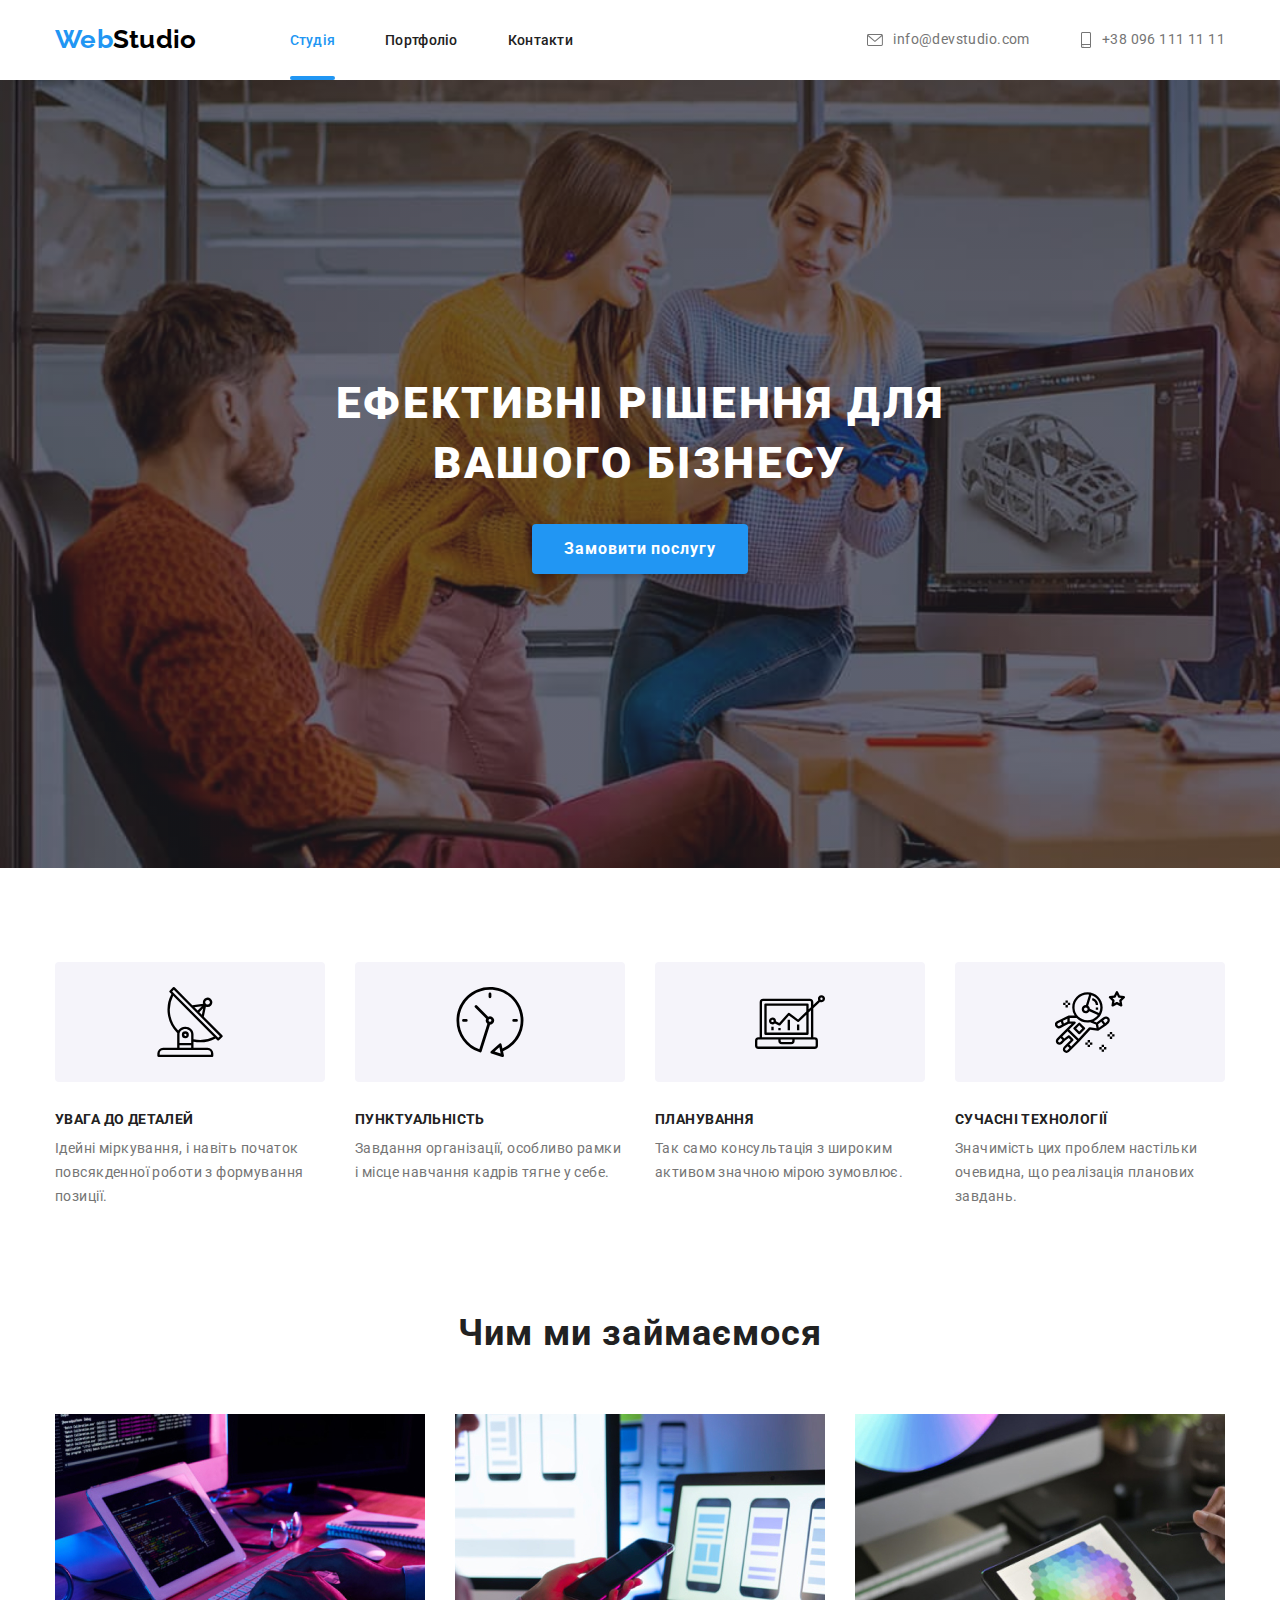
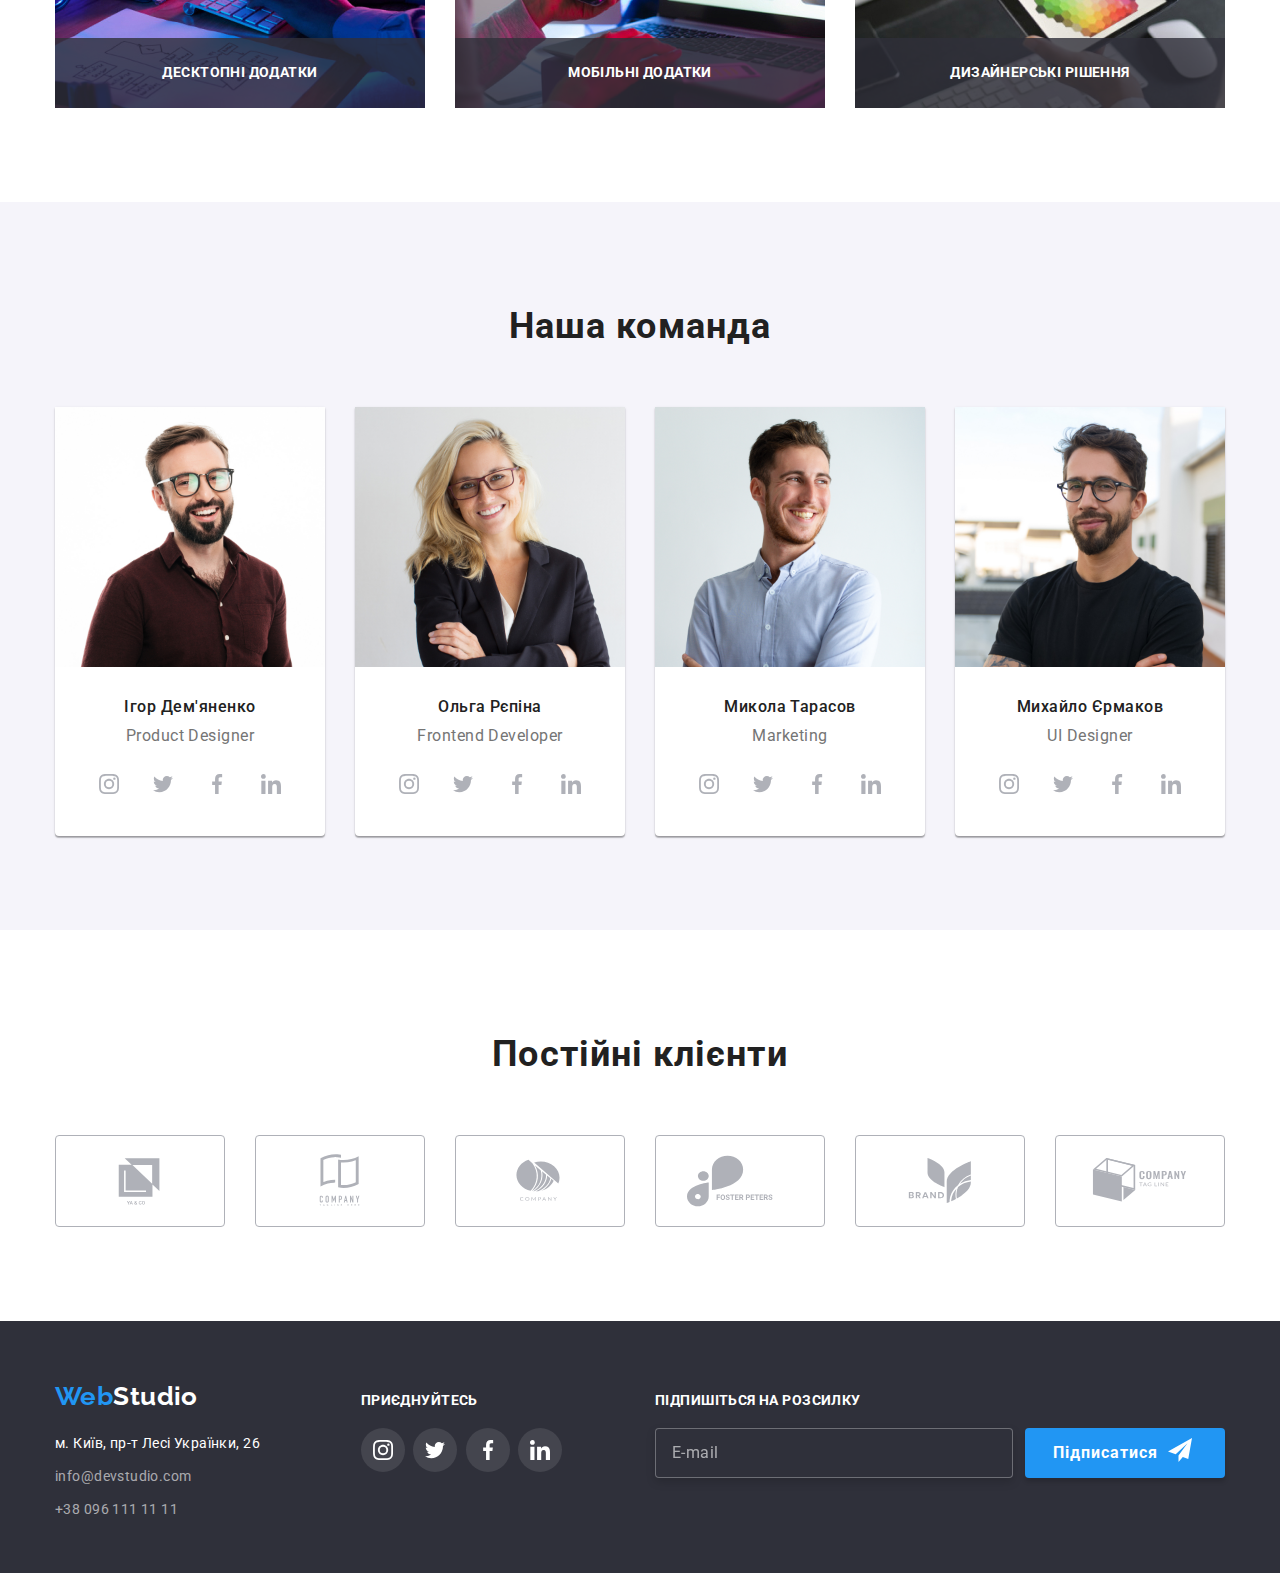
<file: index.html>
<!DOCTYPE html>
<html lang="uk">
  <head>
    <meta charset="UTF-8" />
    <meta http-equiv="X-UA-Compatible" content="IE=edge" />
    <meta name="viewport" content="width=device-width, initial-scale=1.0" />
    <link rel="stylesheet" href="https://cdnjs.cloudflare.com/ajax/libs/modern-normalize/1.0.0/modern-normalize.min.css"/>
    <link rel="stylesheet"href="https://cdnjs.cloudflare.com/ajax/libs/animate.css/4.1.1/animate.min.css"/>
    <link rel="stylesheet" href="./css/style.css">
    <link rel="preconnect" href="https://fonts.googleapis.com">
<link rel="preconnect" href="https://fonts.gstatic.com" crossorigin>
<link href="https://fonts.googleapis.com/css2?family=Raleway:wght@700&family=Roboto:wght@400;500;700;900&display=swap" rel="stylesheet">
    <title>Web Studio</title>
  </head>
  <body class="preload">
    <header>
      <div class="container">
        <nav class="header-nav">
          <a href="./index.html" class="logo link">Web<span class="logo-accent">Studio</span></a>
          <ul class="navigation">
            <li class="link"><a href="./index.html" class="header-link link current">Студія</a></li>
            <li class="link"><a href="./portfolio.html" class="header-link link">Портфоліо</a></li>
            <li class="link"><a href="" class="header-link link">Контакти</a></li>
          </ul>
        </nav>
        <div class="contact">
          <a href="mailto:info@devstudio.com" class="contact-link header-link">
            <svg class="contact-icon" width="16" height="12">
              <use href="./images/icons.svg#icon-envelope"></use>
            </svg>
            info@devstudio.com</a>
          <a href="tel:+380961111111" class="contact-link header-link">
            <svg class="contact-icon" width="12" height="16">
              <use href="./images/icons.svg#icon-smartphone"></use>
            </svg>
            +38 096 111 11 11</a>
        </div>
      </div>
    </header>
    <main>
      
      <!--Hero section-->
      <section class="hero-section">
        <div class="hero container">
          <h1>Ефективні рішення для вашого бізнесу</h1>
          <button type="button" class="main-button" data-modal-open>Замовити послугу</button>
        </div>
      </section>
      
      <!--About section-->
      <section>
        <div class="container">
          <ul>
            <div class="about-container">
              <li class="about">
                <div class="icon-about">
                  <svg class="antenna-icon" width="70" height="70">     
                      <use href="./images/icons.svg#icon-antenna"></use>
                  </svg>
                </div>
                <h3>УВАГА ДО ДЕТАЛЕЙ</h3>
                <p>
                  Ідейні міркування, і навіть початок повсякденної роботи з
                  формування позиції.
                </p>
              </li>
              <li class="about">
                <div class="icon-about">
                  <svg width="70" height="70">
                      <use href="./images/icons.svg#icon-clock"></use>
                  </svg>
                </div>
                <h3>ПУНКТУАЛЬНІСТЬ</h3>
                <p>
                  Завдання організації, особливо рамки і місце навчання кадрів тягне
                  у себе.
                </p>
              </li>
              <li class="about">
                <div class="icon-about">
                  <svg width="70" height="70">
                      <use href="./images/icons.svg#icon-diagram"></use>
                  </svg>
                </div>
                <h3>ПЛАНУВАННЯ</h3>
                <p>
                  Так само консультація з широким активом значною мірою зумовлює.
                </p>
              </li>
              <li class="about">
                <div class="icon-about">
                  <svg width="70" height="70">
                      <use href="./images/icons.svg#icon-astronaut"></use>
                  </svg>
                </div>
                <h3>СУЧАСНІ ТЕХНОЛОГІЇ</h3>
                <p>
                  Значимість цих проблем настільки очевидна, що реалізація планових
                  завдань.
                </p>
              </li>
            </div>
          </ul>
          <div class="about-boxes">
            <h1 class="invisible">Про нас</h1>
            <h2>Чим ми займаємося</h2>
            <ul>
              <div class="box-items">
                <li class="item">
                  <img src="./images/box1.jpg" alt="людина пише код" width="370" />
                  <div class="box-item-desc">
                    <h3>Десктопні додатки</h3>
                  </div>
                </li>
                <li class="item">
                  <img src="./images/box2.jpg" alt="людина обирає макет" width="370"/>
                  <div class="box-item-desc">
                    <h3>Мобільні додатки</h3>
                  </div>
                </li>
                <li class="item">
                  <img src="./images/box3.jpg" alt="людина обирає колір" width="370"/>
                  <div class="box-item-desc">
                    <h3>Дизайнерські рішення</h3>
                  </div>
                </li>
              </div>
            </ul>
          </div>
        </div>
      </section>

      <!--Our team section-->
      <section class="our-team">
        <div class="container">
          
            <h2>Наша команда</h2>
            <ul>
              <div class="team">
                <li class="team-item">
                  <img src="./images/ihor.jpg" alt="фото Ігор Дем'яненко" width="270" />
                  <h3>Ігор Дем'яненко</h3>
                  <p>Product Designer</p>
                  <ul class="social-icon-team">
                    <li>
                      <a class="soicial-icon-link" href="https://instagram.com/">
                        <div>
                          <svg class="icon-team" width="20" height="20">
                            <use href="./images/icons.svg#icon-instagram-team"></use>
                          </svg>
                        </div>
                      </a>
                    </li>
                    <li>
                      <a class="soicial-icon-link" href="https://twitter.com">
                        <svg class="icon-team" width="20" height="20">
                          <use href="./images/icons.svg#icon-twitter-team"></use>
                        </svg>
                      </a>
                    </li>
                    <li>
                      <a class="soicial-icon-link" href="https://facebook.com">
                        <svg class="icon-team" width="20" height="20">
                          <use href="./images/icons.svg#icon-facebook-team"></use>
                        </svg>
                      </a>
                    </li>
                    <li>
                      <a class="soicial-icon-link" href="https://linkedin.com">
                        <svg class="icon-team" width="20" height="20">
                          <use href="./images/icons.svg#icon-linkedin-team"></use>
                        </svg>
                      </a>
                    </li>
                  </ul>
                </li>
                <li class="team-item">
                  <img src="./images/olha.jpg" alt="фото Ольга Рєпіна" width="270" />
                  <h3>Ольга Рєпіна</h3>
                  <p>Frontend Developer</p>
                  <ul class="social-icon-team">
                    <li>
                      <a class="soicial-icon-link" href="https://instagram.com/">
                        <div>
                          <svg class="icon-team" width="20" height="20">
                            <use href="./images/icons.svg#icon-instagram-team"></use>
                          </svg>
                        </div>
                      </a>
                    </li>
                    <li>
                      <a class="soicial-icon-link" href="https://twitter.com">
                        <svg class="icon-team" width="20" height="20">
                          <use href="./images/icons.svg#icon-twitter-team"></use>
                        </svg>
                      </a>
                    </li>
                    <li>
                      <a class="soicial-icon-link" href="https://facebook.com">
                        <svg class="icon-team" width="20" height="20">
                          <use href="./images/icons.svg#icon-facebook-team"></use>
                        </svg>
                      </a>
                    </li>
                    <li>
                      <a class="soicial-icon-link" href="https://linkedin.com">
                        <svg class="icon-team" width="20" height="20">
                          <use href="./images/icons.svg#icon-linkedin-team"></use>
                        </svg>
                      </a>
                    </li>
                  </ul>
                </li>
                <li class="team-item">
                  <img src="./images/mykola.jpg" alt="фото Микола Тарасов" width="270" />
                  <h3>Микола Тарасов</h3>
                  <p>Marketing</p>
                  <ul class="social-icon-team">
                    <li>
                      <a class="soicial-icon-link" href="https://instagram.com/">
                        <div>
                          <svg class="icon-team" width="20" height="20">
                            <use href="./images/icons.svg#icon-instagram-team"></use>
                          </svg>
                        </div>
                      </a>
                    </li>
                    <li>
                      <a class="soicial-icon-link" href="https://twitter.com">
                        <svg class="icon-team" width="20" height="20">
                          <use href="./images/icons.svg#icon-twitter-team"></use>
                        </svg>
                      </a>
                    </li>
                    <li>
                      <a class="soicial-icon-link" href="https://facebook.com">
                        <svg class="icon-team" width="20" height="20">
                          <use href="./images/icons.svg#icon-facebook-team"></use>
                        </svg>
                      </a>
                    </li>
                    <li>
                      <a class="soicial-icon-link" href="https://linkedin.com">
                        <svg class="icon-team" width="20" height="20">
                          <use href="./images/icons.svg#icon-linkedin-team"></use>
                        </svg>
                      </a>
                    </li>
                  </ul>
                </li>
                <li class="team-item">
                  <img src="./images/mykhailo.jpg" alt="фото Михайло Єрмаков" width="270" />
                  <h3>Михайло Єрмаков</h3>
                  <p>UI Designer</p>
                  <ul class="social-icon-team">
                    <li>
                      <a class="soicial-icon-link" href="https://instagram.com/">
                        <div>
                          <svg class="icon-team" width="20" height="20">
                            <use href="./images/icons.svg#icon-instagram-team"></use>
                          </svg>
                        </div>
                      </a>
                    </li>
                    <li>
                      <a class="soicial-icon-link" href="https://twitter.com">
                        <svg class="icon-team" width="20" height="20">
                          <use href="./images/icons.svg#icon-twitter-team"></use>
                        </svg>
                      </a>
                    </li>
                    <li>
                      <a class="soicial-icon-link" href="https://facebook.com">
                        <svg class="icon-team" width="20" height="20">
                          <use href="./images/icons.svg#icon-facebook-team"></use>
                        </svg>
                      </a>
                    </li>
                    <li>
                      <a class="soicial-icon-link" href="https://linkedin.com">
                        <svg class="icon-team" width="20" height="20">
                          <use href="./images/icons.svg#icon-linkedin-team"></use>
                        </svg>
                      </a>
                    </li>
                  </ul>
                </li>
              </div>  
            </ul>
        </div>
      </section>


      <!--Our clients section-->
      <section class="container">
        <h2>Постійні клієнти</h2>
        <ul class="client-card-list">
          <li class="client-card">
            <a class="client-card-item" href="">
              <svg class="icon-client" width="170" height="92">
                <use href="./images/icons.svg#icon-logo1"></use>
              </svg>
            </a>
          </li>
            <li class="client-card">
            <a class="client-card-item"href="">
              <svg class="icon-client" width="170" height="92">
                <use href="./images/icons.svg#icon-logo2"></use>
              </svg>
            </a>
          </li>
            <li class="client-card">
            <a class="client-card-item"href="">
              <svg class="icon-client" width="170" height="92">
                <use href="./images/icons.svg#icon-logo3"></use>
              </svg>
            </a>
          </li>
            <li class="client-card">
            <a class="client-card-item"href="">
              <svg class="icon-client" width="170" height="92">
                <use href="./images/icons.svg#icon-logo4"></use>
              </svg>
            </a>
          </li>
            <li class="client-card">
              <a class="client-card-item"href="">
                <svg class="icon-client" width="170" height="92">
                  <use href="./images/icons.svg#icon-logo5"></use>
                </svg>
            </a>
          </li>
            <li class="client-card">
            <a class="client-card-item"href="">
              <svg class="icon-client" width="170" height="92">
                <use href="./images/icons.svg#icon-logo6"></use>
              </svg>
            </a>
          </li>
        </ul>
      </section>
    </main>
    <footer>
      <div class="container">
        <div class="footer-flex-wrap">
          <div class="footer-wrap">
            <a href="./index.html" class="logo link footer-logo">Web<span class="logo-accent-white">Studio</span></a>
            <address class="address">м. Київ, пр-т Лесі Українки, 26</address>
            <a href="mailto:info@devstudio.com" class="item footer-contacts header-link">info@devstudio.com</a>
            <a href="tel:+380961111111" class="footer-contacts header-link">+38 096 111 11 11</a>
          </div>
          <div class="social-footer">
            <h3>приєднуйтесь</h3>
            <ul class="social-footer-list">
              <li class="footer-list-item">
                <a class="footer-icon-link" href="https://instagram.com/">
                    <svg class="icon-footer" width="20" height="20">
                      <use href="./images/icons.svg#icon-instagram-team"></use>
                    </svg>
                </a>
              </li>
              <li class="footer-list-item">
                <a class="footer-icon-link" href="https://twitter.com">
                  <svg class="icon-footer" width="20" height="20">
                    <use href="./images/icons.svg#icon-twitter-team"></use>
                  </svg>
                </a>
              </li>
              <li class="footer-list-item">
                <a class="footer-icon-link" href="https://facebook.com">
                  <svg class="icon-footer" width="20" height="20">
                    <use href="./images/icons.svg#icon-facebook-team"></use>
                  </svg>
                </a>
              </li>
              <li class="footer-list-item">
                <a class="footer-icon-link" href="https://linkedin.com">
                  <svg class="icon-footer" width="20" height="20">
                    <use href="./images/icons.svg#icon-linkedin-team"></use>
                  </svg>
                </a>
              </li>
            </ul>
          </div>
          <div class="follow">
            <p>Підпишіться на розсилку</p>
            <div class="follow-wrap">
              <label class="follow-input">
                <input type="email" name="email" placeholder="E-mail" autocomplete="off">
              </label>
              <button type="submit" class="follow-btn">
                Підписатися
                <svg class="icon-send" width="18" height="18">
                  <use href="./images/icons.svg#icon-send"></use>
                </svg>
              </button>
            </div>
            
          </div>
        </div>
      </div>
    </footer>

    <!-- MODAL -->
    <div class="backdrop is-hidden" data-modal>
      <div class="modal">
        <button class="close-btn" data-modal-close>
          <svg class="icon-close" width="18" height="18">
            <use href="./images/icons.svg#icon-close"></use>
          </svg>
        </button>
        <form name="modal-form" class="modal-form" autocomplete="off">
          <h2>Залиште свої дані, ми вам передзвонимо</h2>
          <label class="modal-element">
            Ім'я
            <input class="modal-input" type="text" name="name">
            <svg class="icon-modal" width="18" height="18">
              <use href="./images/icons.svg#icon-person"></use>
            </svg>
          </label>
          <label class="modal-element">
            Телефон
            <input class="modal-input"  type="tel" name="phone">
            <svg class="icon-modal" width="18" height="18">
              <use href="./images/icons.svg#icon-phone"></use>
            </svg>
          </label>
          <label class="modal-element">
            Пошта
            <input class="modal-input"  type="email" name="email">
            <svg class="icon-modal" width="18" height="18">
              <use href="./images/icons.svg#icon-email"></use>
            </svg>
          </label>
          <label class="modal-textarea">
            Коментар
            <textarea class="modal-textarea-input" name="comment" rows="5" placeholder="Введіть текст"></textarea>
          </label>
          <label class="modal-checkbox">
            <input class="checkbox-input" type="checkbox" name="privacy">
            <span class="checkbox-icon"></span>
            Погоджуюся з розсилкою та приймаю<a href="">Умови договору</a>
          </label>
          <button class="modal-submit" type="submit">
            Відправити
          </button>
        </form>






      </div>
    </div>
    <script src="./js/modal.js"></script>
    <!-- <script> src="./js/preload.js"</script> -->
  </body>
</html>
</file>
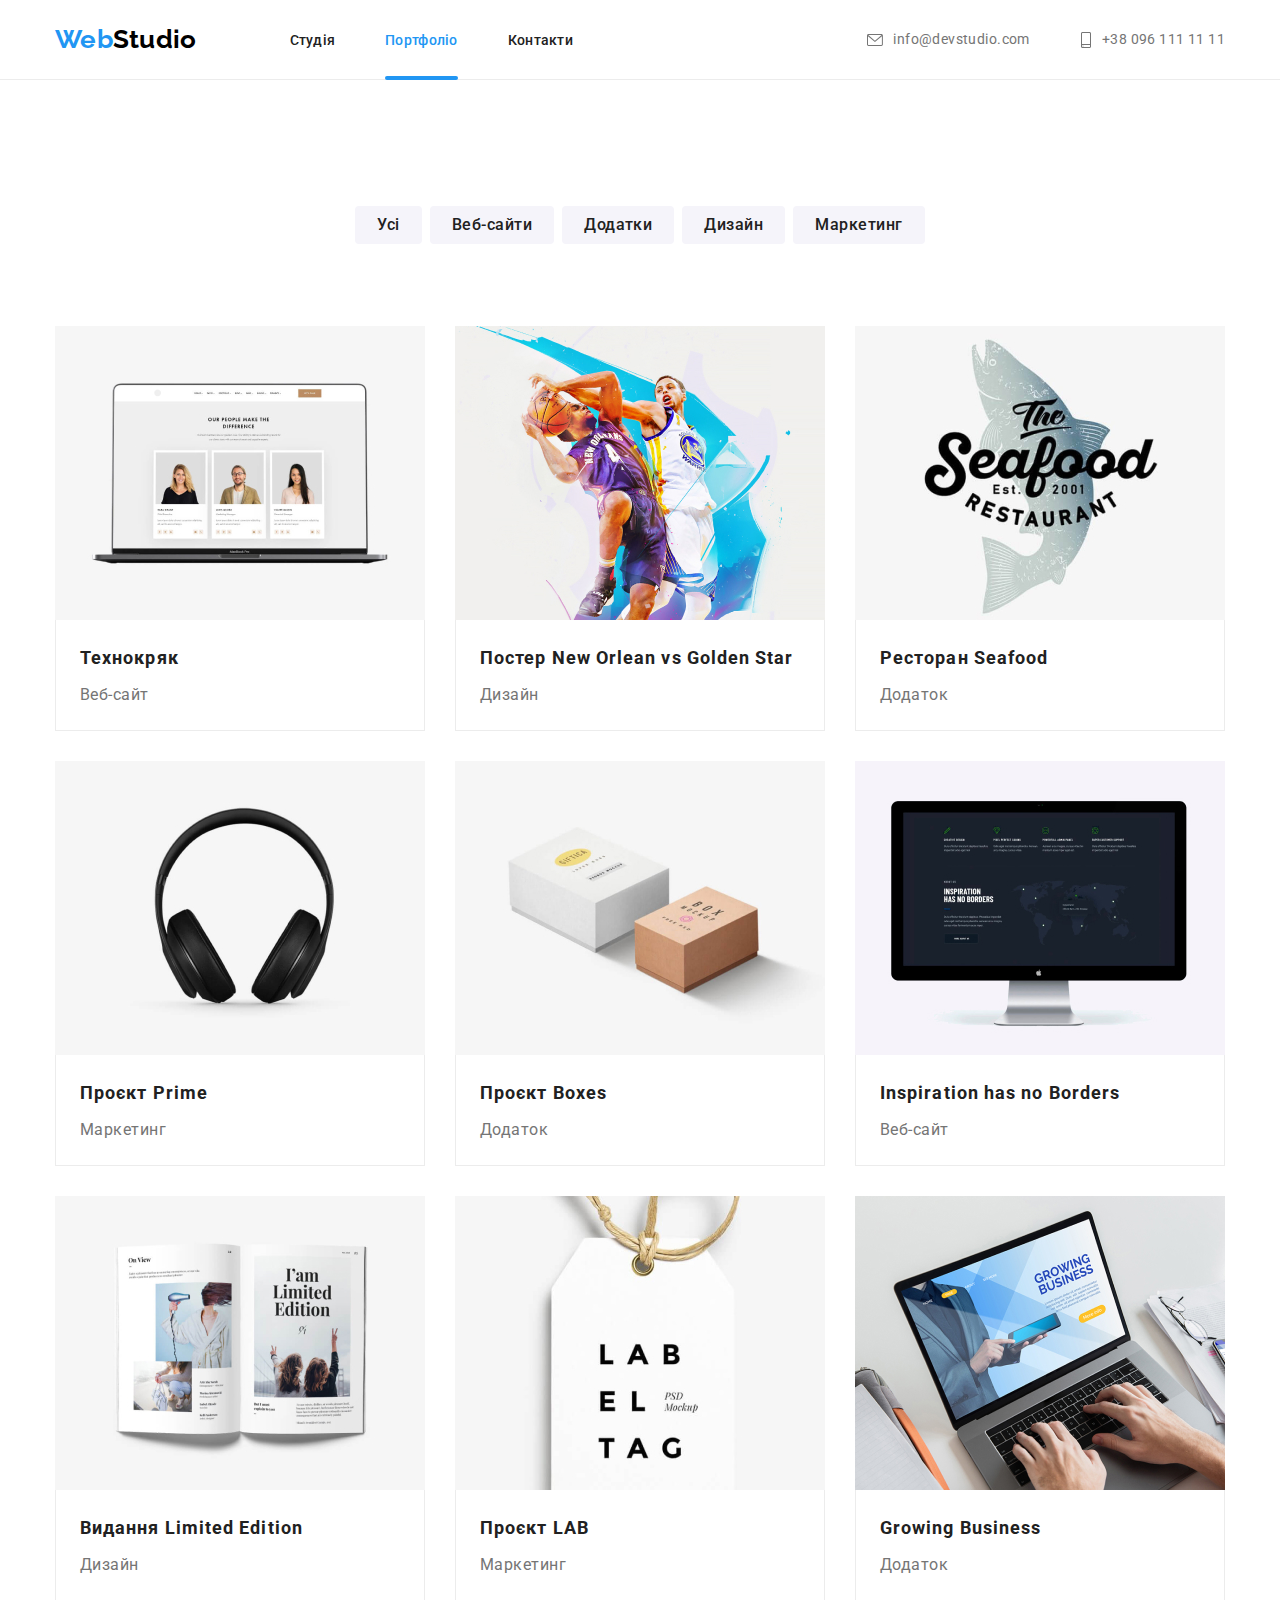
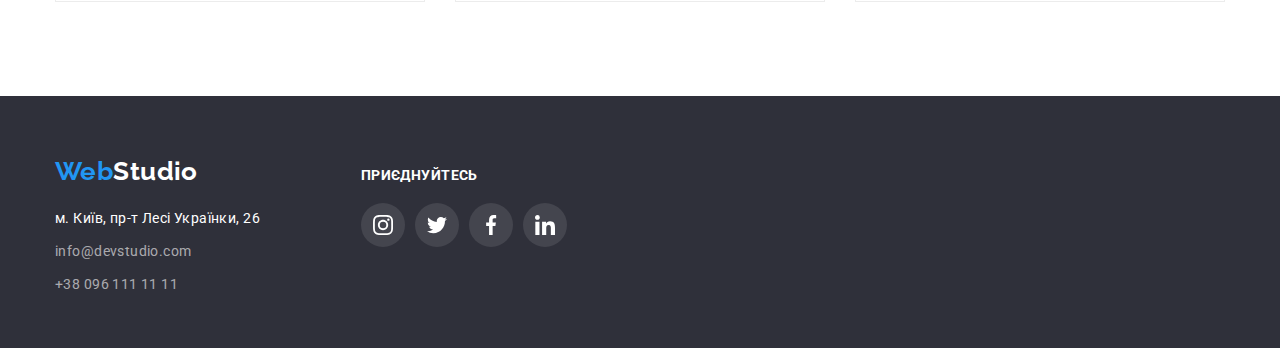
<file: portfolio.html>
<!DOCTYPE html>
<html lang="uk">
  <head>
    <meta charset="UTF-8" />
    <meta http-equiv="X-UA-Compatible" content="IE=edge" />
    <meta name="viewport" content="width=device-width, initial-scale=1.0" />
    <link rel="stylesheet" href="https://cdnjs.cloudflare.com/ajax/libs/modern-normalize/1.0.0/modern-normalize.min.css"/>
    <link rel="stylesheet"href="https://cdnjs.cloudflare.com/ajax/libs/animate.css/4.1.1/animate.min.css"/>
    <link rel="stylesheet" href="./css/style.css">
    <link rel="preconnect" href="https://fonts.googleapis.com">
<link rel="preconnect" href="https://fonts.gstatic.com" crossorigin>
<link href="https://fonts.googleapis.com/css2?family=Raleway:wght@700&family=Roboto:wght@400;500;700;900&display=swap" rel="stylesheet">
    <title>Web Studio</title>
  </head>
  <body>
    <header class="portf-header">
      <div class="container">
        <nav class="header-nav">
          <a href="./index.html" class="logo link">Web<span class="logo-accent">Studio</span></a>
          <ul class="navigation">
            <li class="link"><a href="./index.html" class="header-link link">Студія</a></li>
            <li class="link"><a href="./portfolio.html" class="header-link link current">Портфоліо</a></li>
            <li class="link"><a href="" class="header-link link">Контакти</a></li>
          </ul>
        </nav>
        <div class="contact">
          <a href="mailto:info@devstudio.com" class="contact-link header-link">
            <svg class="contact-icon" width="16" height="12">
              <use href="./images/icons.svg#icon-envelope"></use>
            </svg>
            info@devstudio.com</a>
          <a href="tel:+380961111111" class="contact-link header-link">
            <svg class="contact-icon" width="12" height="16">
              <use href="./images/icons.svg#icon-smartphone"></use>
            </svg>
            +38 096 111 11 11</a>
        </div>
      </div>
    </header>
    <main>
      <section>
        <div class="container">
          <h1 hidden>Портфоліо</h1>
          <ul>
            <div class="filter-nav animate__animated animate__slideInDown">
              <li class="link"><button type="button" class="filter-button">Усі</button></li>
              <li class="link"><button type="button" class="filter-button">Веб-сайти</button></li>
              <li class="link"><button type="button" class="filter-button">Додатки</button></li>
              <li class="link"><button type="button" class="filter-button">Дизайн</button></li>
              <li class="link"><button type="button" class="filter-button">Маркетинг</button></li>
            </div>
          </ul>
         
          <ul>
            <div class="portfolio-cards animate__animated animate__zoomIn">
              <li class="card item">
                <a href="" class="link">
                  <div>
                    <div class="card-hover">
                      <img src="./images/portfolio/tehnokryak.jpg" alt="Технокряк">
                      <div class="card-hover-text">
                        <p>Ресурс пропонує комплексні пропозиції з різним рівнем функціоналу та сервісів. Все це дозволить відвідувачу отримати вичерпні відомості про компанію чи приватну особу.</p>
                      </div>
                    </div>
                    <div class="card-border">
                      <h2>Технокряк</h2>
                      <p>Веб-сайт</p>
                    </div>
                </div>
                </a>
              </li>
              <li class="card item">
                <a href="" class="link">
                  <div>
                    <div class="card-hover">
                      <img src="./images/portfolio/poster.jpg" alt="Постер New Orlean vs Golden Star" width="370px">
                      <div class="card-hover-text">
                        <p>Ресурс пропонує комплексні пропозиції з різним рівнем функціоналу та сервісів. Все це дозволить відвідувачу отримати вичерпні відомості про компанію чи приватну особу.</p>
                      </div>
                    </div>
                    <div class="card-border">
                      <h2>Постер New Orlean vs Golden Star</h2>
                      <p>Дизайн</p>
                    </div>
                  </div>
                </a>
              </li>
              <li class="card item">
                <a href="" class="link">
                  <div>
                    <div class="card-hover">
                      <img src="./images/portfolio/restoran.jpg" alt="Ресторан Seafood" width="370px">
                      <div class="card-hover-text">
                        <p>Ресурс пропонує комплексні пропозиції з різним рівнем функціоналу та сервісів. Все це дозволить відвідувачу отримати вичерпні відомості про компанію чи приватну особу.</p>
                      </div>
                    </div>
                    <div class="card-border">
                      <h2>Ресторан Seafood</h2>
                      <p>Додаток</p>
                    </div>
                    
                  </div>
                </a>
              </li>
              <li class="card item">
                <a href="" class="link">
                  <div>
                    <div class="card-hover">
                      <img src="./images/portfolio/project-prime.jpg" alt="Проєкт Prime" width="370px">
                      <div class="card-hover-text">
                        <p>Ресурс пропонує комплексні пропозиції з різним рівнем функціоналу та сервісів. Все це дозволить відвідувачу отримати вичерпні відомості про компанію чи приватну особу.</p>
                      </div>
                    </div>
                    <div class="card-border">
                      <h2>Проєкт Prime</h2>
                      <p>Маркетинг</p>
                    </div>
                  </div>
                </a>
              </li>
              <li class="card item">
                <a href="" class="link">
                  <div>
                    <div class="card-hover">
                      <img src="./images/portfolio/project-boxes.jpg" alt="Проєкт Boxes" width="370px">
                      <div class="card-hover-text">
                        <p>Ресурс пропонує комплексні пропозиції з різним рівнем функціоналу та сервісів. Все це дозволить відвідувачу отримати вичерпні відомості про компанію чи приватну особу.</p>
                      </div>
                    </div>
                    <div class="card-border">
                      <h2>Проєкт Boxes</h2>
                      <p>Додаток</p>
                    </div>
                  </div>
                </a>
              </li>
              <li class="card item">
                <a href="" class="link">
                  <div>
                    <div class="card-hover">
                      <img src="./images/portfolio/inspiration.jpg" alt="Inspiration has no Borders" width="370px">
                      <div class="card-hover-text">
                        <p>Ресурс пропонує комплексні пропозиції з різним рівнем функціоналу та сервісів. Все це дозволить відвідувачу отримати вичерпні відомості про компанію чи приватну особу.</p>
                      </div>
                    </div>
                    <div class="card-border">
                      <h2>Inspiration has no Borders</h2>
                      <p>Веб-сайт</p>
                    </div>
                  </div>
                </a>
              </li>
              <li class="card item">
                <a href="" class="link">
                  <div>
                    <div class="card-hover">
                      <img src="./images/portfolio/vydannia.jpg" alt="Видання Limited Edition" width="370px">
                      <div class="card-hover-text">
                        <p>Ресурс пропонує комплексні пропозиції з різним рівнем функціоналу та сервісів. Все це дозволить відвідувачу отримати вичерпні відомості про компанію чи приватну особу.</p>
                      </div>
                    </div>
                    <div class="card-border">
                      <h2>Видання Limited Edition</h2>
                      <p>Дизайн</p>
                    </div>
                  </div>
                </a>
              </li>
              <li class="card item">
                <a href="" class="link">
                  <div>
                    <div class="card-hover">
                      <img src="./images/portfolio/project-lab.jpg" alt="Проєкт LAB" width="370px">
                      <div class="card-hover-text">
                        <p>Ресурс пропонує комплексні пропозиції з різним рівнем функціоналу та сервісів. Все це дозволить відвідувачу отримати вичерпні відомості про компанію чи приватну особу.</p>
                      </div>
                    </div>
                    <div class="card-border">
                      <h2>Проєкт LAB</h2>
                      <p>Маркетинг</p>
                    </div>
                  </div>
                </a>
              </li>
              <li class="card item">
                <a href="" class="link">
                  <div>
                    <div class="card-hover">
                      <img src="./images/portfolio/growing-business.jpg" alt="Growing Business" width="370px">
                      <div class="card-hover-text">
                        <p>Ресурс пропонує комплексні пропозиції з різним рівнем функціоналу та сервісів. Все це дозволить відвідувачу отримати вичерпні відомості про компанію чи приватну особу.</p>
                      </div>
                    </div>
                    <div class="card-border">
                      <h2>Growing Business</h2>
                      <p>Додаток</p>
                    </div>
                  </div>
                </a>
              </li>
            </div>
          </ul>
        </div>
    </section>
    </main>
    <footer>
      <div class="container">
        <div class="footer-flex-wrap">
          <div class="footer-wrap">
            <a href="./index.html" class="logo link footer-logo">Web<span class="logo-accent-white">Studio</span></a>
            <address class="address">м. Київ, пр-т Лесі Українки, 26</address>
            <a href="mailto:info@devstudio.com" class="item footer-contacts header-link">info@devstudio.com</a>
            <a href="tel:+380961111111" class="footer-contacts header-link">+38 096 111 11 11</a>
          </div>
          <div class="social-footer">
            <h3>приєднуйтесь</h3>
            <ul class="social-footer-list">
              <li class="footer-list-item">
                <a class="footer-icon-link" href="https://instagram.com/">
                    <svg class="icon-footer" width="20" height="20">
                      <use href="./images/icons.svg#icon-instagram-team"></use>
                    </svg>
                </a>
              </li>
              <li class="footer-list-item">
                <a class="footer-icon-link" href="https://twitter.com">
                  <svg class="icon-footer" width="20" height="20">
                    <use href="./images/icons.svg#icon-twitter-team"></use>
                  </svg>
                </a>
              </li>
              <li class="footer-list-item">
                <a class="footer-icon-link" href="https://facebook.com">
                  <svg class="icon-footer" width="20" height="20">
                    <use href="./images/icons.svg#icon-facebook-team"></use>
                  </svg>
                </a>
              </li>
              <li class="footer-list-item">
                <a class="footer-icon-link" href="https://linkedin.com">
                  <svg class="icon-footer" width="20" height="20">
                    <use href="./images/icons.svg#icon-linkedin-team"></use>
                  </svg>
                </a>
              </li>
            </ul>
          </div>
        </div>
        
      </div>
    </footer>
    <script> </script>
  </body>
</html>
</file>
<file: css/style.css>
:root{
--primary-text-color: #757575;
--title-text-color: #212121;
--accent-color: #2196F3;
--primary-white-color: #ffffff;
--secondary-background-color: #F5F4FA;
}


body{
    background-color: var(--primary-white-color);
    color: var(--primary-text-color);

    font-family: 'Roboto', sans-serif;
    font-weight: 400;
    letter-spacing: 0.03em;
    font-size: 14px;
    line-height: 1.7;
}

h1,
h2,
h3,
h4,
h5,
h6,
p,
ul {
    margin: 0;
}

button {
    border: none;
    cursor: pointer;
}

.invisible {
    position: absolute;
    clip: rect(0 0 0 0);
    width: 1px;
    height: 1px;
    margin: -1px;
  }


ul {
    padding-left: 0;
}

.container {
    max-width: 1200px;
    margin-left: auto;
    margin-right: auto;
    padding-left: 15px;
    padding-right: 15px;
    /* outline: 1px solid red; */
}

section {
    padding-top: 94px;
    padding-bottom: 94px;
  }

.navigation{
    display: flex;   
    align-items: center;
    /* padding-top: 32px;
    padding-bottom: 32px; */
    /* column-gap: 50px; */
}


header {
    max-width: 1600px;
    max-height: 80px;
    margin-left: auto;
    margin-right: auto;
}

.header-nav > .navigation > .link:not(:first-of-type){
    margin-left: 50px;
}

header > .container {
    display: flex;
}

.link {
    list-style-type: none;
    text-decoration: none;
    color: var(--title-text-color);
    position: relative;
    padding-top: 32px;
    padding-bottom: 32px;
}

.link.current::after{
    content: '';
    position: absolute;
    display: block;
    width: 100%;
    height: 4px;
    bottom: 0;
    background-color: var(--accent-color);
    border-radius: 2px;
}

.logo-accent{
color: #000000;
}

.logo-accent-white {
    color: var(--primary-white-color);
}

.logo{
    display: flex;
    align-items: center;
    color: var(--accent-color);
    font-family: 'Raleway';
    font-weight: 700;
    font-size: 26px;
    line-height: 1.2;
    margin-right: 93px;
    padding-top: 24px;
    padding-bottom: 24px;
}

.header-nav{
    font-weight: 500;
    line-height: 1.15;
    letter-spacing: 0.02em;
    color: var(--title-text-color);
    display: flex;
}

.header-link{
    transition: color 250ms cubic-bezier(0.4, 0, 0.2, 1);
}

.header-link:hover,
.header-link:focus{
    color: var(--accent-color);
}

.link.current {
    color: var(--accent-color);
}

.contact {
    display: flex;
    align-items: center;
    margin-left: auto;
}

.contact-link{
    color: var(--primary-text-color);
    text-decoration: none;
}

.contact > .contact-link:not(:first-child){
    margin-left: 50px;
}

.contact-icon {
    margin-right: 10px;
    align-items: center;
    fill: currentColor;
}

.contact > a {
    display: flex;
    align-items: center;
}



/* HERO SECTION */

.hero-section {
    background-color: #C4C4C4;
    background-image: linear-gradient(to right, rgba(47, 48, 58, 0.4), rgba(47, 48, 58, 0.4)), url(../images/hero-bcg.jpg);
    background-repeat: no-repeat;
    background-size: cover;
    max-width: 1600px;
    min-height: 600px;
    margin-left: auto;
    margin-right: auto;
}


.hero {
    text-align: center;
    margin-top: 200px;
    margin-bottom: 200px;
}

h1{
    color: #ffffff;
    font-weight: 900;
    font-size: 44px;
    line-height: 1.36;
    letter-spacing: 0.06em;
    text-transform: uppercase;
    max-width: 700px;
    margin: 0 auto;
}


/* about section */
.about {
    max-width: 270px;
    list-style-type: none;
}

.about-container {
    display: flex;
    margin-bottom: 94px;
    /* flex-wrap: wrap; */
}

.about-container > .about > h3{
    margin-bottom: 10px;
}

.about-container > .about:not(:first-child){
    margin-left: 30px;
}

.about > h3 {
    font-family: 'Roboto';
    font-weight: 700;
    font-size: 14px;
    line-height: 1.1;
    letter-spacing: 0.03em;
    text-transform: uppercase;      
}

.about > p {
    font-family: 'Roboto';
    font-weight: 400;
    font-size: 14px;
    line-height: 1.7;
    letter-spacing: 0.03em;
}

.about-boxes > h2 {
    text-align: center;
    margin-bottom: 50px;
}

.about-boxes{
    margin: 0 auto;
}

.box-items {
    display: flex;
    justify-content: space-between;
    list-style-type: none;
}

.box-items .item{
position: relative;
}

.box-item-desc{
    position: absolute;
    display: block;
    left: 0;
    bottom: 0;
    min-height: 70px;
    width: 100%;
    background-color: rgba(47, 48, 58, 0.8);
}

.box-item-desc h3{
    font-weight: 700;
    font-size: 14px;
    line-height: 1.1;
    letter-spacing: 0.03em;
    text-transform: uppercase;
    text-align: center;
    color: #ffffff;
    padding-top: 27px;
    padding-bottom: 27px;
}

.icon-about {
    /* width: 270px;
    height: 120px; */
    /* display: block; */
    margin-bottom: 30px;
    background-color: #F5F4FA;
    border-radius: 4px;
}

.icon-about svg {
    display: block;
    margin: 0 auto;
    align-items: center;
    height: 120px;

}

/* OUR TEAM SECTION */

.our-team > .container > h2{
    text-align: center;
    margin-bottom: 50px;
}

.our-team {
    background-color: var(--secondary-background-color);
    /* max-width: 1600px; */
    margin-left: auto;
    margin-right: auto;
}

.team {
    display: flex;
}

.team-item {
    list-style-type: none;
    background-color: var(--primary-white-color);
    max-width: 270px;
    box-shadow: 0px 1px 3px rgba(0, 0, 0, 0.12), 0px 1px 1px rgba(0, 0, 0, 0.14), 0px 2px 1px rgba(0, 0, 0, 0.2);
    border-radius: 0px 0px 4px 4px;
    padding-bottom: 30px;
}

.team-item > h3 {
    font-family: 'Roboto';
    font-weight: 500;
    font-size: 16px;
    line-height: 1.2;
    text-align: center;
    letter-spacing: 0.03em;
    color: var(--title-text-color);
    margin-bottom: 10px;
    margin-top: 30px;
}

.team-item > p {
    font-family: 'Roboto';
    font-weight: 400;
    font-size: 16px;
    line-height: 1.2;
    text-align: center;
    letter-spacing: 0.03em;
}

.team-item:not(:first-child){
    margin-left: 30px;
}

.social-icon-team{
    display: flex;
    list-style-type: none;
    max-width: 206px;
    margin: 0 auto;
    justify-content: space-between;
}

.soicial-icon-link{
    display: block;
    width: 44px;
    height: 44px;
    border-radius: 50%;
    margin-top: 16px;
    color: #AFB1B8;
    transition: color 250ms cubic-bezier(0.4, 0, 0.2, 1), background-color 250ms cubic-bezier(0.4, 0, 0.2, 1);;
}

.soicial-icon-link:hover,
.soicial-icon-link:focus{
    background-color: var(--accent-color);
    color: #ffffff;
}

.icon-team{
    display: block;
    margin: 0 auto;
    height: 44px;
    fill: currentColor;
}

/* Portfolio */

.filter-button{
    font-family: inherit;
    font-weight: 500;
    font-size: 16px;
    line-height: 1.6;
    letter-spacing: 0.03em;

    color: var(--title-text-color);
    background-color: var(--secondary-background-color);
    list-style-type: none;
    text-decoration: none;
    cursor: pointer;

    padding: 6px 22px;
    
    border: transparent;
    border-radius: 4px;

    transition: color 250ms cubic-bezier(0.4, 0, 0.2, 1), background-color 250ms cubic-bezier(0.4, 0, 0.2, 1);
}

.filter-button:hover,
.filter-button:focus{
    color: var(--primary-white-color);
    background-color: var(--accent-color);
    box-shadow: 0px 3px 1px rgba(0, 0, 0, 0.1), 0px 1px 2px rgba(0, 0, 0, 0.08), 0px 2px 2px rgba(0, 0, 0, 0.12);
}

.main-button{
    font-family: inherit;
    font-weight: 700;
    font-size: 16px;
    line-height: 1.9;
    letter-spacing: 0.06em;

    
    box-sizing: border-box;
    padding: 10px 32px;
    box-shadow: 0px 4px 4px rgba(0, 0, 0, 0.15);
    margin-top: 30px;

    border: 0;
    border-radius: 4px;
    cursor: pointer;
    color: var(--primary-white-color);
    background-color: var(--accent-color);
    transition: background-color, 250ms cubic-bezier(0.4, 0, 0.2, 1);
}

.main-button:hover,
.main-button:focus{
    background-color: #188CE8;
}


h2{
    font-weight: 700;
    font-size: 36px;
    line-height: 1.7;
    letter-spacing: 0.03em;
    text-align: center;

    color: var(--title-text-color);
}

h3{
    color: var(--title-text-color);
    

    font-weight: 700;
    font-size: 18px;
    line-height: 2;
    letter-spacing: 0.06em;
}

p{
    font-size: 16px;
    line-height: 1.9;
    letter-spacing: 0.03em;
    color: var(--primary-text-color);
}

.address{
    font-family: 'Roboto';
    font-style: normal;
    font-weight: 400;
    font-size: 14px;
    line-height: 1.7;
    letter-spacing: 0.03em;
    color: var(--primary-white-color);
    margin-bottom: 9px;
}

/* FOOTER */

footer {
    background-color:#2F303A;
    padding-bottom: 60px;
    padding-top: 60px;
    max-height: 252px;
    /* max-width: 1600px; */
    margin-left: auto;
    margin-right: auto;
}

.footer-flex-wrap{
    display: flex;
}

.footer-wrap {
    display: flex;
    flex-direction: column;
    margin: 0;
    padding: 0;
}

.footer-contacts {
    text-decoration: none;
    font-family: 'Roboto';
    font-weight: 400;
    font-size: 14px;
    line-height: 1.7;
    letter-spacing: 0.03em;
    color: rgba(255, 255, 255, 0.6);
}

.footer-wrap .item:not(:last-of-type){
    margin-bottom: 9px;
}

.footer-logo {
    margin-bottom: 20px;
    padding: 0;
}

.social-footer{
    width: 206px;
    margin-left: 70px;
    margin-top: 12px;
}

.social-footer > h3{
    text-transform: uppercase;
    font-weight: 700;
    font-size: 14px;
    line-height: 1.1;
    letter-spacing: 0.03em;
    color: var(--primary-white-color);
}

.social-footer-list{
    margin-top: 20px;
    display: flex;
    list-style-type: none;
    justify-content: space-between;
}

.footer-icon-link{
    background-color: rgba(255, 255, 255, 0.1);
    width: 44px;
    height: 44px;
    border-radius: 50%;
    transition: background-color 250ms cubic-bezier(0.4, 0, 0.2, 1);
}

.footer-icon-link:hover,
.footer-icon-link:focus{
    background-color: var(--accent-color);
    
}

.footer-icon-link{
    display: flex;
    align-items: center;
    justify-content: center;
    height: 44px;
    color: var(--primary-white-color);
}

.icon-footer{
    fill: currentColor;
}

.follow{
    display: flex;
    flex-direction: column;
    margin-top: 12px;
    margin-left: 93px;
}

.follow-wrap {
    margin-top: 20px;
    display: flex;
    flex-direction: row;
}

.follow-input {
    display: flex;
    width: 358px;
    height: 50px;
}

.follow-input input::placeholder{
    font-weight: 400;
    font-size: 16px;
    line-height: 1.25;
    letter-spacing: 0.03em;
    color: rgba(255, 255, 255, 0.6);
}

.follow-input input {
    width: 100%;
    background-color: #2F303A;
    color: rgba(255, 255, 255, 0.6);
    border: 1px solid rgba(255, 255, 255, 0.3);
    filter: drop-shadow(0px 4px 4px rgba(0, 0, 0, 0.15));
    border-radius: 4px;
    padding-left: 16px;
    transition: border 250ms cubic-bezier(0.4, 0, 0.2, 1);
}

.follow-input input:focus{
    border: 1px solid var(--accent-color);
    outline: none;
}

.follow p{
    text-transform: uppercase;
    font-weight: 700;
    font-size: 14px;
    line-height: 1.1;
    letter-spacing: 0.03em;
    color: var(--primary-white-color);
}

.follow-btn {
    display: flex;
    width: 200px;
    height: 50px;
    background-color: var(--accent-color);
    border-radius: 4px;
    padding: 10px 28px;
    margin-left: 12px;

    box-shadow: 0px 4px 4px rgba(0, 0, 0, 0.15);

    font-weight: 700;
    font-size: 16px;
    line-height: 1.9;
    letter-spacing: 0.06em;
    color: var(--primary-white-color);
}

.icon-send {
    display: flex;
    margin-left: 10px;
    width: 24px;
    height: 24px;
    padding: 0;
}

/* Our clients section */

.client-card-list{
    display: flex;
    list-style-type: none;
    max-width: 1170px;
    justify-content: space-between;
    margin-top: 50px;
}

.client-card-item:hover,
.client-card-item:focus{
    border: 1px solid var(--accent-color);
    border-radius: 4px;
    color: var(--accent-color);
}

.client-card-item{
    display: flex;
    justify-content: center;
    align-items: center;
    width: 170px;
    height: 92px;
    color: #AFB1B8;
    border: 1px solid #AFB1B8;
    border-radius: 4px;
    transition: color 250ms cubic-bezier(0.4, 0, 0.2, 1);
}


.icon-client{
    width: 106px;
    height: 60px;
    fill: currentColor;
}



/* PORTFOLIO.html */

.filter-nav {
    display: flex;
    justify-content: center;
    padding-bottom: 50px;
}

.portfolio-cards{
    display: flex;
    flex-wrap: wrap;
}

.portfolio-cards > .card:hover,
.portfolio-cards > .card:focus{
    /* outline: 1px solid #EEEEEE; */
    box-shadow: 0px 1px 1px rgba(0, 0, 0, 0.12), 0px 4px 4px rgba(0, 0, 0, 0.06), 1px 4px 6px rgba(0, 0, 0, 0.16);
}

.card {
    list-style-type: none;
    max-width: 370px;
    /* outline: 1px solid red; */
}

.card-hover{
    position: relative;
    overflow: hidden;
}

.card-hover-text{
    position: absolute;
    left: 0;
    top: 0;
    width: 100%;
    height: 100%;
    padding: 63px 24px;
    background-color: rgba(33, 150, 243, 0.9);
    transform: translateY(100%);
    transition: transform 250ms cubic-bezier(0.4, 0, 0.2, 1);
}

.card .card-hover-text p{
    font-style: normal;
    font-weight: 400;
    font-size: 18px;
    line-height: 1.6;
    letter-spacing: 0.03em;
    color: #FFFFFF;
    margin: 0;
}

.card:hover .card-hover-text,
.card .link:focus .card-hover-text{
    transform: translateY(0);
}

.card-border{
    border-bottom: 1px solid #ECECEC;
    border-left: 1px solid #ECECEC;
    border-right: 1px solid #ECECEC;
    padding: 20px 24px;
}

.portf-header {
    border-bottom: 1px solid #ECECEC;
}

.card h2 {
    font-family: 'Roboto';
    font-weight: 700;
    font-size: 18px;
    line-height: 2;
    letter-spacing: 0.06em;
    text-align: left;
}

.card p{
    font-family: 'Roboto';
    font-weight: 400;
    font-size: 16px;
    line-height: 1.9;
    letter-spacing: 0.03em;
    color: var(--primary-text-color);
    margin-top: 4px;     
}

.portfolio-cards > .item:not(:nth-child(3n + 3)){
    margin-right: 30px;
}


.portfolio-cards > .item:not(:nth-last-child(-n + 3)){
    margin-bottom: 30px;
}

.filter-nav > .link:not(:last-child){
    margin-right: 8px;
}

img {
    display: block;
}

/* MODAL */

.backdrop{
    position: fixed;
    left: 0;
    top: 0;
    width: 100%;
    height: 100vh;
    background-color: rgba(0, 0, 0, 0.2);
    opacity: 1;
    transition: opacity 250ms cubic-bezier(0.4, 0, 0.2, 1), visibility 250ms cubic-bezier(0.4, 0, 0.2, 1);
}

.modal{
    position: absolute;
    top: 50%;
    left: 50%;
    transform: translate(-50%,-50%);
    width: 528px;
    height: 581px;
    background-color: #ffffff;
    box-shadow: 0px 1px 3px rgba(0, 0, 0, 0.12), 0px 1px 1px rgba(0, 0, 0, 0.14), 0px 2px 1px rgba(0, 0, 0, 0.2);
    border-radius: 4px;
}

.is-hidden{
    opacity: 0;
    visibility: hidden;
    pointer-events: none;
}

.icon-close{
    display: block;
    margin: 0 auto;
    width: 18px;
    height: 18px;
    fill: var(--title-text-color);
    transition: fill 250ms cubic-bezier(0.4, 0, 0.2, 1);
}



.close-btn{
    position: absolute;
    top: 8px;
    right: 8px;
    display: block;
    padding: 0;
    width: 30px;
    height: 30px;
    background: #FFFFFF;
    border: 1px solid rgba(0, 0, 0, 0.1);
    border-radius: 50%;
}

.close-btn:hover .icon-close,
.close-btn:focus .icon-close {
    fill: var(--accent-color);
}

.modal-form > h2{
    font-weight: 700;
    font-size: 20px;
    line-height: 1.15;
    text-align: center;
    letter-spacing: 0.03em;
    color: var(--title-text-color);
    margin-bottom: 12px;
}

.modal-form {
    padding: 40px;
    display: flex;
    flex-direction: column;
    align-items: center;
}

.modal-form h2{
    font-weight: 700;
    font-size: 20px;
    line-height: 1.1;
    text-align: center;
    letter-spacing: 0.03em;
    color: var(--title-text-color);
}

.modal-element{
    position: relative;
    display: flex;
    flex-direction: column;
    margin-bottom: 10px;
    width: 100%;
}

.modal-input {
    border: 1px solid rgba(33, 33, 33, 0.2);
    border-radius: 4px;
    transition: border 250ms cubic-bezier(0.4, 0, 0.2, 1);
}

.modal-input:focus{
    border: 1px solid var(--accent-color);
    outline: none;
}

.modal-input:focus + .icon-modal{
    fill: var(--accent-color);
}

.icon-modal{
    position: absolute;
    bottom: 11px;
    left: 12px;
    transition: fill 250ms cubic-bezier(0.4, 0, 0.2, 1);
}

.modal-element > input{
    height: 40px;
    padding-left: 42px;
}

.modal-textarea {
    display: flex;
    flex-direction: column;
    width: 100%;
    margin-bottom: 20px;
}

.modal-textarea-input{
    border: 1px solid rgba(33, 33, 33, 0.2);
    border-radius: 4px;
    padding: 12px 16px;
    transition: border 250ms cubic-bezier(0.4, 0, 0.2, 1);
}

.modal-textarea-input:focus{
    border: 1px solid var(--accent-color);
    outline: none;
}

.modal-textarea > textarea{
    resize: none;
}

.modal-checkbox {
    position: relative;
    text-align: center;
    width: 100%;
    margin-bottom: 30px;
    font-weight: 400;
    font-size: 14px;
    line-height: 1.7;
    letter-spacing: 0.03em;
    color: var(--primary-text-color);
    padding-left: 12px;
}

.checkbox-input {
    -webkit-appearance: none;
    -moz-appearance: none;
    appearance: none;
    position: absolute;
}

.modal-checkbox a {
    /* display: block; */
    color: var(--accent-color);
    margin-left: 0.3em;
}

.checkbox-input:checked + .checkbox-icon{
    background-color: var(--accent-color);
    background-image: url(../images/marker.svg);
    background-repeat: no-repeat;
    background-size:cover;
    background-origin: border-box;
    border: none;
}

.checkbox-icon {
    position: absolute;
    top: 4px;
    left: 18px;
    height: 15px;
    width: 16px;
    border: 2px solid var(--title-text-color);
    border-radius: 2px;
    background-color: var(--primary-white-color);
    background-size: contain;
    transition: background-color 250ms cubic-bezier(0.4, 0, 0.2, 1), border 250ms cubic-bezier(0.4, 0, 0.2, 1);
}

.modal-submit{
    display: flex;
    width: 200px;
    height: 50px;
    background-color: var(--accent-color);
    border-radius: 4px;
    padding: 10px 52px;

    font-weight: 700;
    font-size: 16px;
    line-height: 1.9;
    letter-spacing: 0.06em;
    color: var(--primary-white-color);
    transition: background-color 250ms cubic-bezier(0.4, 0, 0.2, 1), box-shadow 250ms cubic-bezier(0.4, 0, 0.2, 1);
}

.modal-submit:hover,
.modal-submit:focus{
    background-color: #188CE8;
    box-shadow: 0px 4px 4px rgba(0, 0, 0, 0.15);
}

.no-scroll{
    overflow: hidden;
}

/* .preload * {
    -webkit-transition: none !important;
    -moz-transition: none !important;
    -ms-transition: none !important;
    -o-transition: none !important;
  } */
</file>
